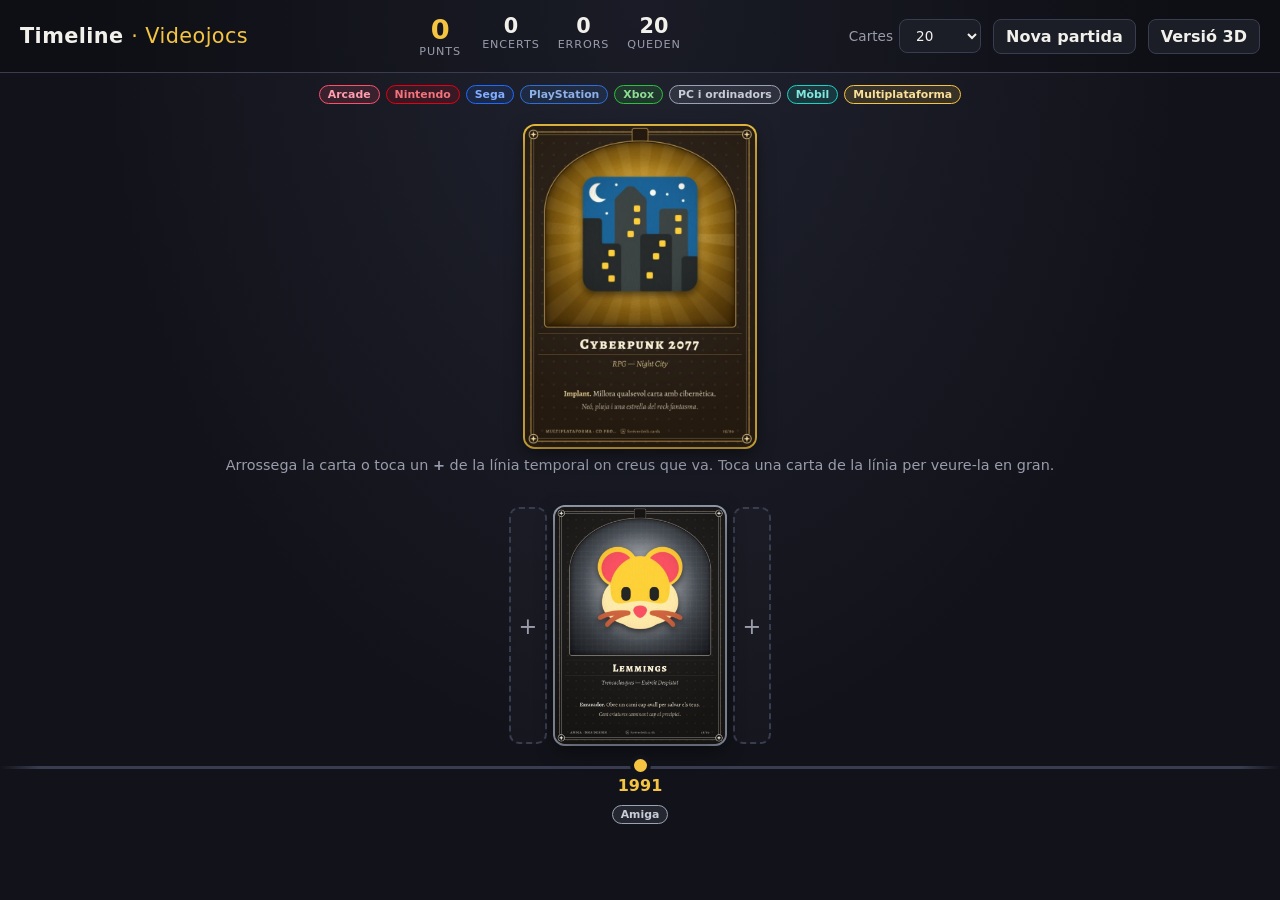
<file: 2d.html>
<!doctype html>
<html lang="ca">
<head>
  <meta charset="utf-8">
  <meta name="viewport" content="width=device-width, initial-scale=1">
  <title>Timeline · Videojocs (2D)</title>
  <meta name="description" content="Col·loca cada videojoc al seu lloc de la línia temporal.">
  <link rel="icon" href="data:image/svg+xml,<svg xmlns='http://www.w3.org/2000/svg' viewBox='0 0 100 100'><text y='.9em' font-size='90'>🎮</text></svg>">
  <link rel="stylesheet" href="style.css">
</head>
<body>
  <header class="top">
    <h1>Timeline <span>· Videojocs</span></h1>
    <div class="stats">
      <div class="stat score"><b id="score">0</b><small>punts</small></div>
      <div class="stat"><b id="hits">0</b><small>encerts</small></div>
      <div class="stat"><b id="misses">0</b><small>errors</small></div>
      <div class="stat"><b id="left">0</b><small>queden</small></div>
    </div>
    <div class="controls">
      <label>Cartes
        <select id="length">
          <option value="10">10</option>
          <option value="20" selected>20</option>
          <option value="40">40</option>
          <option value="0">Totes</option>
        </select>
      </label>
      <button id="restart" class="btn">Nova partida</button>
      <a class="btn" href="./">Versió 3D</a>
    </div>
  </header>

  <div id="legend" class="legend" aria-label="Plataformes"></div>

  <section class="hand">
    <div id="current" class="current"></div>
    <p id="hint" class="hint">Arrossega la carta o toca un <b>+</b> de la línia temporal on creus que va. Toca una carta de la línia per veure-la en gran.</p>
  </section>

  <section class="timeline-wrap" aria-label="Línia temporal">
    <div id="timeline" class="timeline"></div>
  </section>

  <div id="toast" class="toast" role="status" aria-live="polite"></div>

  <div id="zoom" class="zoom" hidden>
    <figure>
      <img id="zoom-img" alt="">
      <figcaption id="zoom-cap"></figcaption>
    </figure>
  </div>

  <div id="end" class="end" hidden>
    <div class="end-box">
      <h2>Fi de la partida</h2>
      <p class="end-score"><b id="end-score">0</b> punts</p>
      <p id="end-detail"></p>
      <p id="end-best" class="end-best"></p>
      <button id="again" class="btn btn-big">Tornar a jugar</button>
    </div>
  </div>

  <script src="cards.js"></script>
  <script src="game.js"></script>
</body>
</html>
</file>
<file: style.css>
:root {
  --bg: #12131a;
  --panel: #1b1d27;
  --ink: #f2f0ea;
  --muted: #9a9cab;
  --line: #3a3d4f;
  --accent: #f5c542;
  --ok: #3ecf7a;
  --ko: #ff5d5d;
  /* les cartes de Foreverdeck fan 600 × 838 */
  --card-w: 170px;
  --card-h: 237px;
  --hand-w: 230px;
  --hand-h: 321px;
}

/* Colors de cada família de plataforma */
.fam-arcade      { --fam: #ff4f6d; }
.fam-nintendo    { --fam: #e60012; }
.fam-sega        { --fam: #1e6bff; }
.fam-playstation { --fam: #2f6fd6; }
.fam-xbox        { --fam: #2fbf3a; }
.fam-pc          { --fam: #9aa3b5; }
.fam-mobile      { --fam: #19d3c5; }
.fam-multi       { --fam: #f5c542; }

* { box-sizing: border-box; }
html, body { margin: 0; }
body {
  background: radial-gradient(ellipse at top, #20222f, var(--bg) 60%) fixed;
  color: var(--ink);
  font-family: system-ui, -apple-system, "Segoe UI", Roboto, sans-serif;
  min-height: 100vh;
  display: flex;
  flex-direction: column;
}

/* Capçalera */
.top {
  display: flex;
  flex-wrap: wrap;
  align-items: center;
  justify-content: space-between;
  gap: 12px 24px;
  padding: 14px 20px;
  border-bottom: 1px solid var(--line);
  background: rgba(0, 0, 0, .2);
}
.top h1 { margin: 0; font-size: 1.3rem; letter-spacing: .02em; }
.top h1 span { color: var(--accent); font-weight: 500; }
.stats { display: flex; gap: 18px; }
.stat { display: flex; flex-direction: column; align-items: center; min-width: 48px; }
.stat b { font-size: 1.3rem; font-variant-numeric: tabular-nums; }
.stat small { color: var(--muted); font-size: .7rem; text-transform: uppercase; letter-spacing: .08em; }
.stat.score b { color: var(--accent); font-size: 1.7rem; }
.stat.score b.bump-up { animation: bump .5s; color: var(--ok); }
.stat.score b.bump-down { animation: bump .5s; color: var(--ko); }
@keyframes bump { 40% { transform: scale(1.4); } }
.controls { display: flex; gap: 12px; align-items: center; }
.controls label { color: var(--muted); font-size: .85rem; display: flex; gap: 6px; align-items: center; }
select, .btn {
  font: inherit;
  color: var(--ink);
  background: var(--panel);
  border: 1px solid var(--line);
  border-radius: 8px;
  padding: 7px 12px;
}
.btn { cursor: pointer; font-weight: 600; text-decoration: none; }
.btn:hover { border-color: var(--accent); }
.btn-big { padding: 12px 22px; font-size: 1.05rem; background: var(--accent); color: #1a1a1a; border: 0; }

/* Carta actual */
.hand {
  display: flex;
  flex-direction: column;
  align-items: center;
  gap: 10px;
  padding: 22px 16px 8px;
}
.current { min-height: var(--hand-h); display: flex; align-items: center; }
.current .card { cursor: grab; animation: deal .35s ease-out; width: var(--hand-w); height: var(--hand-h); }
.current .card.has-img { cursor: grab; }
.current .card:active { cursor: grabbing; }
@keyframes deal { from { transform: translateY(-30px) rotate(-6deg); opacity: 0; } }
.hint { margin: 0; color: var(--muted); font-size: .9rem; text-align: center; }

/* Línia temporal */
.timeline-wrap {
  flex: 1;
  overflow-x: auto;
  overflow-y: hidden;
  padding: 26px 0 30px;
  scroll-behavior: smooth;
}
.timeline {
  position: relative;
  display: flex;
  align-items: flex-start;
  gap: 0;
  width: max-content;
  min-width: 100%;
  padding: 0 40px;
  justify-content: center;
}
.timeline::before {
  /* l'eix horitzontal, a l'alçada de les marques d'any */
  content: "";
  position: absolute;
  left: 0; right: 0;
  top: calc(var(--card-h) + 22px);
  height: 3px;
  background: linear-gradient(90deg, transparent, var(--line) 40px, var(--line) calc(100% - 40px), transparent);
}
.tl-item {
  display: flex;
  flex-direction: column;
  align-items: center;
  gap: 10px;
}
.tl-item .tick {
  position: relative;
  margin-top: 4px;
  font-weight: 700;
  font-variant-numeric: tabular-nums;
  color: var(--accent);
  padding-top: 18px;
}
.tl-item .tick::before {
  content: "";
  position: absolute;
  top: 1px; left: 50%;
  width: 13px; height: 13px;
  margin-left: -6.5px;
  border-radius: 50%;
  background: var(--accent);
  box-shadow: 0 0 0 4px var(--bg);
}
.tl-item.placed-ok .card { animation: ok 1.2s; }
.tl-item.placed-ko .card { animation: ko 1.2s; }
@keyframes ok { 0%, 60% { box-shadow: 0 0 0 4px var(--ok), 0 0 30px var(--ok); } }
@keyframes ko { 0%, 60% { box-shadow: 0 0 0 4px var(--ko), 0 0 30px var(--ko); } 10%, 30% { transform: translateX(-6px); } 20%, 40% { transform: translateX(6px); } }

/* Forats entre cartes: tan alts com una carta */
.slot {
  width: 54px;
  height: var(--card-h);
  padding: 0 8px;
  border: 0;
  background: none;
  cursor: pointer;
  color: inherit;
  font: inherit;
  flex-shrink: 0;
  transition: width .15s;
}
.slot span {
  width: 100%;
  height: 100%;
  border-radius: 10px;
  border: 2px dashed var(--line);
  display: grid;
  place-items: center;
  font-size: 1.4rem;
  color: var(--muted);
  background: rgba(255, 255, 255, .02);
  transition: all .15s;
}
.slot:hover span, .slot:focus-visible span, .slot.over span {
  border-style: solid;
  border-color: var(--accent);
  color: #1a1a1a;
  background: var(--accent);
}
.slot:hover, .slot:focus-visible, .slot.over { width: 84px; }
.timeline.locked .slot { visibility: hidden; }

/* Carta: disseny simple. Tot passa per renderCard() a game.js,
   així es pot substituir per un disseny de carta col·leccionable més endavant. */
.card {
  --hue: 220;
  position: relative;
  width: var(--card-w);
  height: var(--card-h);
  border-radius: 12px;
  padding: 8px;
  background: linear-gradient(160deg, hsl(var(--hue) 55% 42%), hsl(var(--hue) 60% 22%));
  box-shadow: 0 6px 18px rgba(0, 0, 0, .45), inset 0 0 0 2px rgba(255, 255, 255, .15);
  display: flex;
  flex-direction: column;
  user-select: none;
  flex-shrink: 0;
}
.card { background: linear-gradient(160deg, var(--fam, #556), color-mix(in srgb, var(--fam, #556) 35%, #000)); }
.card.has-img {
  padding: 0;
  background: none;
  border-radius: 10px;
  overflow: hidden;
  cursor: zoom-in;
  box-shadow: 0 6px 18px rgba(0, 0, 0, .5), 0 0 0 2px var(--fam);
  transition: transform .15s;
}
.tl-item .card.has-img:hover { transform: translateY(-4px); }
.card-img { width: 100%; height: 100%; display: block; object-fit: cover; }

/* Etiqueta de plataforma sota cada carta i llegenda */
.chip {
  display: inline-block;
  font-size: .68rem;
  font-weight: 700;
  padding: 2px 8px;
  border-radius: 999px;
  color: color-mix(in srgb, var(--fam) 55%, #fff);
  border: 1px solid var(--fam);
  background: color-mix(in srgb, var(--fam) 14%, transparent);
  white-space: nowrap;
  max-width: var(--card-w);
  overflow: hidden;
  text-overflow: ellipsis;
}
.legend {
  display: flex;
  flex-wrap: wrap;
  justify-content: center;
  gap: 6px;
  padding: 12px 16px 0;
}

/* Carta ampliada */
.zoom {
  position: fixed;
  inset: 0;
  z-index: 10;
  background: rgba(0, 0, 0, .8);
  display: grid;
  place-items: center;
  padding: 16px;
  cursor: zoom-out;
}
.zoom[hidden] { display: none; }
.zoom figure { margin: 0; text-align: center; }
.zoom img {
  max-height: calc(100vh - 80px);
  max-width: min(92vw, 520px);
  border-radius: 14px;
  box-shadow: 0 20px 60px rgba(0, 0, 0, .7);
}
.zoom figcaption { margin-top: 10px; color: var(--muted); }

.card .art {
  flex: 1;
  border-radius: 8px;
  background: rgba(0, 0, 0, .25);
  display: grid;
  place-items: center;
  font-size: 3.4rem;
  overflow: hidden;
}
.card .art img { width: 100%; height: 100%; object-fit: cover; }
.card .title {
  margin: 8px 2px 2px;
  font-weight: 700;
  font-size: .9rem;
  line-height: 1.15;
  min-height: 2.3em;
  display: flex;
  align-items: center;
}
.card .meta { margin: 0 2px; font-size: .68rem; color: rgba(255, 255, 255, .7); white-space: nowrap; overflow: hidden; text-overflow: ellipsis; }
.card .year {
  position: absolute;
  top: 14px; right: 14px;
  background: rgba(0, 0, 0, .55);
  border-radius: 999px;
  padding: 2px 9px;
  font-weight: 800;
  font-size: .85rem;
  font-variant-numeric: tabular-nums;
}
.card.hidden .year { color: var(--accent); }

/* Avís */
.toast {
  position: fixed;
  left: 50%; bottom: 24px;
  transform: translate(-50%, 30px);
  opacity: 0;
  pointer-events: none;
  padding: 10px 18px;
  border-radius: 999px;
  font-weight: 700;
  background: var(--panel);
  border: 2px solid var(--line);
  transition: all .25s;
  max-width: calc(100vw - 32px);
  text-align: center;
}
.toast.show { opacity: 1; transform: translate(-50%, 0); }
.toast.ok { border-color: var(--ok); color: var(--ok); }
.toast.ko { border-color: var(--ko); color: var(--ko); }

/* Fi de partida */
.end {
  position: fixed;
  inset: 0;
  background: rgba(0, 0, 0, .65);
  display: grid;
  place-items: center;
  padding: 16px;
}
.end[hidden] { display: none; }
.end-box {
  background: var(--panel);
  border: 1px solid var(--line);
  border-radius: 16px;
  padding: 28px 32px;
  text-align: center;
  max-width: 360px;
  width: 100%;
}
.end-box h2 { margin: 0 0 6px; }
.end-score { font-size: 1.2rem; margin: 8px 0; }
.end-score b { font-size: 3rem; color: var(--accent); display: block; }
.end-best { color: var(--muted); }

@media (max-width: 600px) {
  :root { --card-w: 130px; --card-h: 182px; --hand-w: 170px; --hand-h: 237px; }
  .top { padding: 10px 16px; }
  .stats { gap: 12px; width: 100%; justify-content: space-around; order: 3; }
  .card .art { font-size: 2.6rem; }
  .card .title { font-size: .78rem; }
  .slot { width: 44px; padding: 0 6px; }
  .slot:hover, .slot:focus-visible, .slot.over { width: 60px; }
  .legend { display: none; }
  .timeline { padding: 0 16px; }
}
</file>
